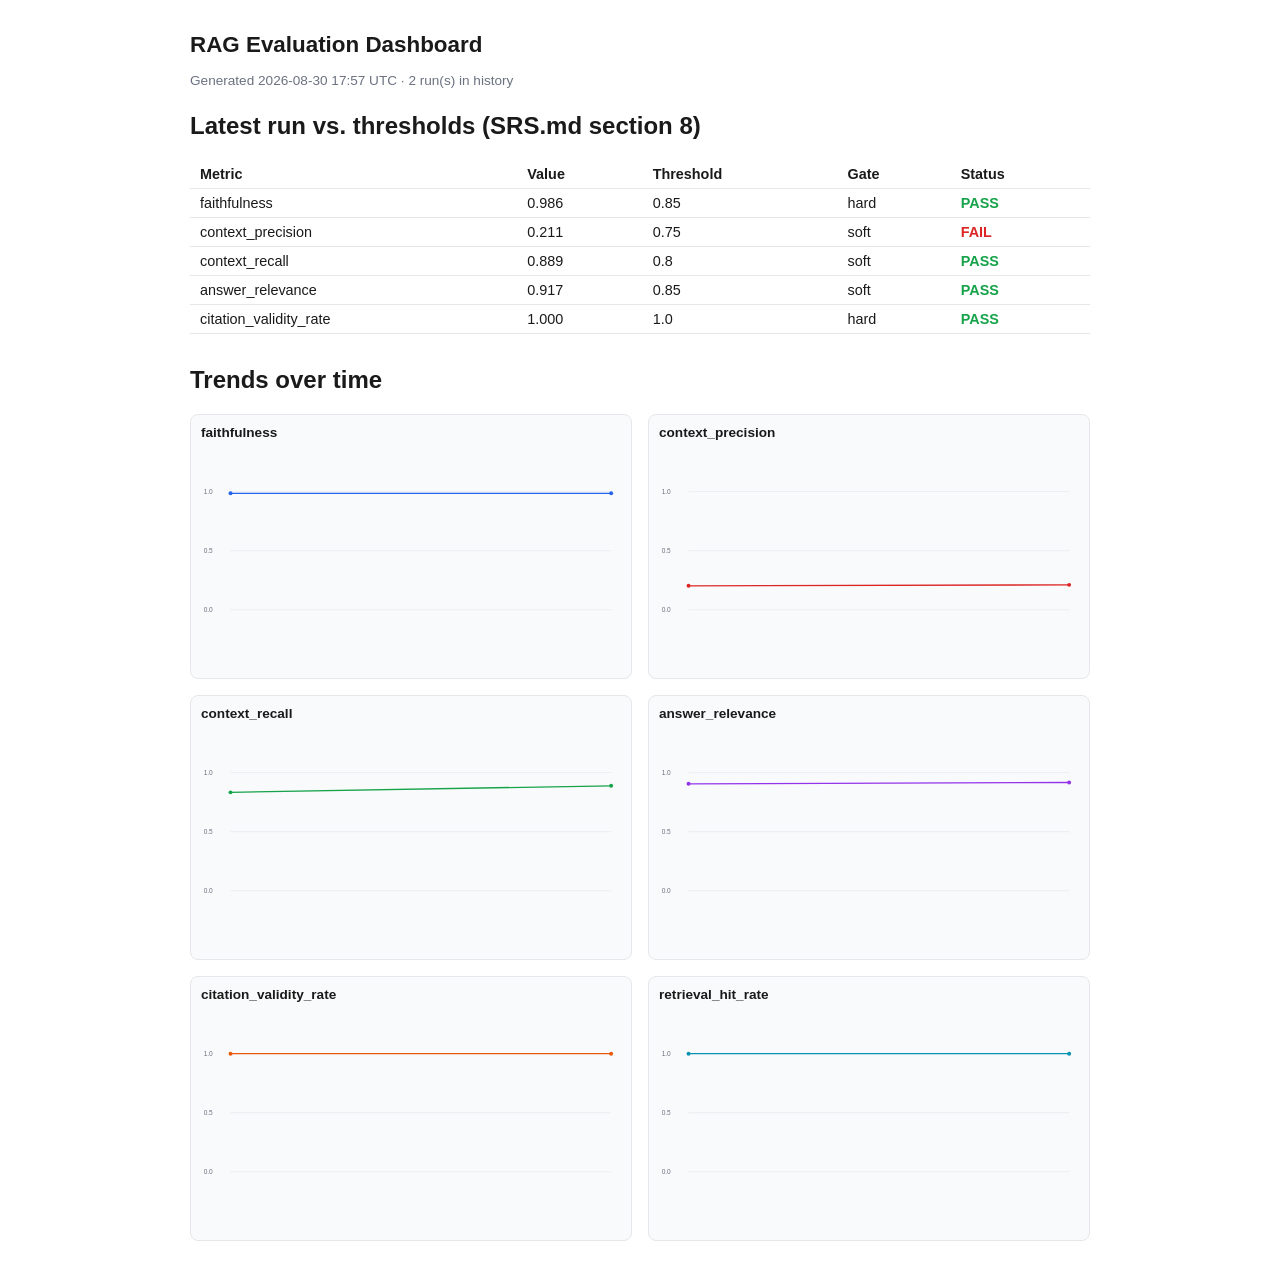
<file: eval/dashboard.html>
<!doctype html>
<html>
<head>
<meta charset="utf-8">
<title>RAG Eval Dashboard</title>
<style>
  :root {
    --bg: #ffffff; --fg: #1a1a1a; --muted: #6b7280; --grid: #e5e7eb;
    --card: #f9fafb; --border: #e5e7eb;
    --pass: #16a34a; --fail: #dc2626;
  }
  @media (prefers-color-scheme: dark) {
    :root { --bg: #0f172a; --fg: #e2e8f0; --muted: #94a3b8; --grid: #1e293b;
              --card: #1e293b; --border: #334155; }
  }
  body { background: var(--bg); color: var(--fg); font-family: -apple-system, sans-serif;
          max-width: 900px; margin: 2rem auto; padding: 0 1rem; }
  h1 { font-size: 1.4rem; }
  .meta { color: var(--muted); font-size: 0.85rem; margin-bottom: 1.5rem; }
  table { width: 100%; border-collapse: collapse; margin-bottom: 2rem; }
  th, td { text-align: left; padding: 6px 10px; border-bottom: 1px solid var(--border); font-size: 0.9rem; }
  tr.pass td:last-child { color: var(--pass); font-weight: 600; }
  tr.fail td:last-child { color: var(--fail); font-weight: 600; }
  .grid { display: grid; grid-template-columns: 1fr 1fr; gap: 1rem; }
  .chart { background: var(--card); border: 1px solid var(--border); border-radius: 8px; padding: 10px; }
  .chart-title { font-size: 0.85rem; font-weight: 600; margin-bottom: 4px; }
  .chart-empty { background: var(--card); border: 1px dashed var(--border); border-radius: 8px;
                   padding: 20px; color: var(--muted); font-size: 0.85rem; text-align: center; }
</style>
</head>
<body>
  <h1>RAG Evaluation Dashboard</h1>
  <div class="meta">Generated 2026-08-30 17:57 UTC · 2 run(s) in history</div>

  <h2>Latest run vs. thresholds (SRS.md section 8)</h2>
  <table>
    <tr><th>Metric</th><th>Value</th><th>Threshold</th><th>Gate</th><th>Status</th></tr>
    <tr class='pass'><td>faithfulness</td><td>0.986</td><td>0.85</td><td>hard</td><td>PASS</td></tr>
<tr class='fail'><td>context_precision</td><td>0.211</td><td>0.75</td><td>soft</td><td>FAIL</td></tr>
<tr class='pass'><td>context_recall</td><td>0.889</td><td>0.8</td><td>soft</td><td>PASS</td></tr>
<tr class='pass'><td>answer_relevance</td><td>0.917</td><td>0.85</td><td>soft</td><td>PASS</td></tr>
<tr class='pass'><td>citation_validity_rate</td><td>1.000</td><td>1.0</td><td>hard</td><td>PASS</td></tr>
  </table>

  <h2>Trends over time</h2>
  <div class="grid">
    
    <div class="chart">
      <div class="chart-title">faithfulness</div>
      <svg viewBox="0 0 640 220" width="100%" height="220">
        <line x1="45" y1="15.0" x2="625" y2="15.0" stroke="var(--grid)" stroke-width="1"/><text x="4" y="19.0" font-size="10" fill="var(--muted)">1.0</text><line x1="45" y1="105.0" x2="625" y2="105.0" stroke="var(--grid)" stroke-width="1"/><text x="4" y="109.0" font-size="10" fill="var(--muted)">0.5</text><line x1="45" y1="195.0" x2="625" y2="195.0" stroke="var(--grid)" stroke-width="1"/><text x="4" y="199.0" font-size="10" fill="var(--muted)">0.0</text>
        <path d="M45.0,17.5 L625.0,17.5" fill="none" stroke="#2563eb" stroke-width="2"/>
        <circle cx="45.0" cy="17.5" r="3" fill="#2563eb"/><circle cx="625.0" cy="17.5" r="3" fill="#2563eb"/>
      </svg>
    </div>
    

    <div class="chart">
      <div class="chart-title">context_precision</div>
      <svg viewBox="0 0 640 220" width="100%" height="220">
        <line x1="45" y1="15.0" x2="625" y2="15.0" stroke="var(--grid)" stroke-width="1"/><text x="4" y="19.0" font-size="10" fill="var(--muted)">1.0</text><line x1="45" y1="105.0" x2="625" y2="105.0" stroke="var(--grid)" stroke-width="1"/><text x="4" y="109.0" font-size="10" fill="var(--muted)">0.5</text><line x1="45" y1="195.0" x2="625" y2="195.0" stroke="var(--grid)" stroke-width="1"/><text x="4" y="199.0" font-size="10" fill="var(--muted)">0.0</text>
        <path d="M45.0,158.5 L625.0,157.0" fill="none" stroke="#dc2626" stroke-width="2"/>
        <circle cx="45.0" cy="158.5" r="3" fill="#dc2626"/><circle cx="625.0" cy="157.0" r="3" fill="#dc2626"/>
      </svg>
    </div>
    

    <div class="chart">
      <div class="chart-title">context_recall</div>
      <svg viewBox="0 0 640 220" width="100%" height="220">
        <line x1="45" y1="15.0" x2="625" y2="15.0" stroke="var(--grid)" stroke-width="1"/><text x="4" y="19.0" font-size="10" fill="var(--muted)">1.0</text><line x1="45" y1="105.0" x2="625" y2="105.0" stroke="var(--grid)" stroke-width="1"/><text x="4" y="109.0" font-size="10" fill="var(--muted)">0.5</text><line x1="45" y1="195.0" x2="625" y2="195.0" stroke="var(--grid)" stroke-width="1"/><text x="4" y="199.0" font-size="10" fill="var(--muted)">0.0</text>
        <path d="M45.0,45.0 L625.0,35.0" fill="none" stroke="#16a34a" stroke-width="2"/>
        <circle cx="45.0" cy="45.0" r="3" fill="#16a34a"/><circle cx="625.0" cy="35.0" r="3" fill="#16a34a"/>
      </svg>
    </div>
    

    <div class="chart">
      <div class="chart-title">answer_relevance</div>
      <svg viewBox="0 0 640 220" width="100%" height="220">
        <line x1="45" y1="15.0" x2="625" y2="15.0" stroke="var(--grid)" stroke-width="1"/><text x="4" y="19.0" font-size="10" fill="var(--muted)">1.0</text><line x1="45" y1="105.0" x2="625" y2="105.0" stroke="var(--grid)" stroke-width="1"/><text x="4" y="109.0" font-size="10" fill="var(--muted)">0.5</text><line x1="45" y1="195.0" x2="625" y2="195.0" stroke="var(--grid)" stroke-width="1"/><text x="4" y="199.0" font-size="10" fill="var(--muted)">0.0</text>
        <path d="M45.0,32.0 L625.0,30.0" fill="none" stroke="#9333ea" stroke-width="2"/>
        <circle cx="45.0" cy="32.0" r="3" fill="#9333ea"/><circle cx="625.0" cy="30.0" r="3" fill="#9333ea"/>
      </svg>
    </div>
    

    <div class="chart">
      <div class="chart-title">citation_validity_rate</div>
      <svg viewBox="0 0 640 220" width="100%" height="220">
        <line x1="45" y1="15.0" x2="625" y2="15.0" stroke="var(--grid)" stroke-width="1"/><text x="4" y="19.0" font-size="10" fill="var(--muted)">1.0</text><line x1="45" y1="105.0" x2="625" y2="105.0" stroke="var(--grid)" stroke-width="1"/><text x="4" y="109.0" font-size="10" fill="var(--muted)">0.5</text><line x1="45" y1="195.0" x2="625" y2="195.0" stroke="var(--grid)" stroke-width="1"/><text x="4" y="199.0" font-size="10" fill="var(--muted)">0.0</text>
        <path d="M45.0,15.0 L625.0,15.0" fill="none" stroke="#ea580c" stroke-width="2"/>
        <circle cx="45.0" cy="15.0" r="3" fill="#ea580c"/><circle cx="625.0" cy="15.0" r="3" fill="#ea580c"/>
      </svg>
    </div>
    

    <div class="chart">
      <div class="chart-title">retrieval_hit_rate</div>
      <svg viewBox="0 0 640 220" width="100%" height="220">
        <line x1="45" y1="15.0" x2="625" y2="15.0" stroke="var(--grid)" stroke-width="1"/><text x="4" y="19.0" font-size="10" fill="var(--muted)">1.0</text><line x1="45" y1="105.0" x2="625" y2="105.0" stroke="var(--grid)" stroke-width="1"/><text x="4" y="109.0" font-size="10" fill="var(--muted)">0.5</text><line x1="45" y1="195.0" x2="625" y2="195.0" stroke="var(--grid)" stroke-width="1"/><text x="4" y="199.0" font-size="10" fill="var(--muted)">0.0</text>
        <path d="M45.0,15.0 L625.0,15.0" fill="none" stroke="#0891b2" stroke-width="2"/>
        <circle cx="45.0" cy="15.0" r="3" fill="#0891b2"/><circle cx="625.0" cy="15.0" r="3" fill="#0891b2"/>
      </svg>
    </div>
    
  </div>
</body>
</html>
</file>
